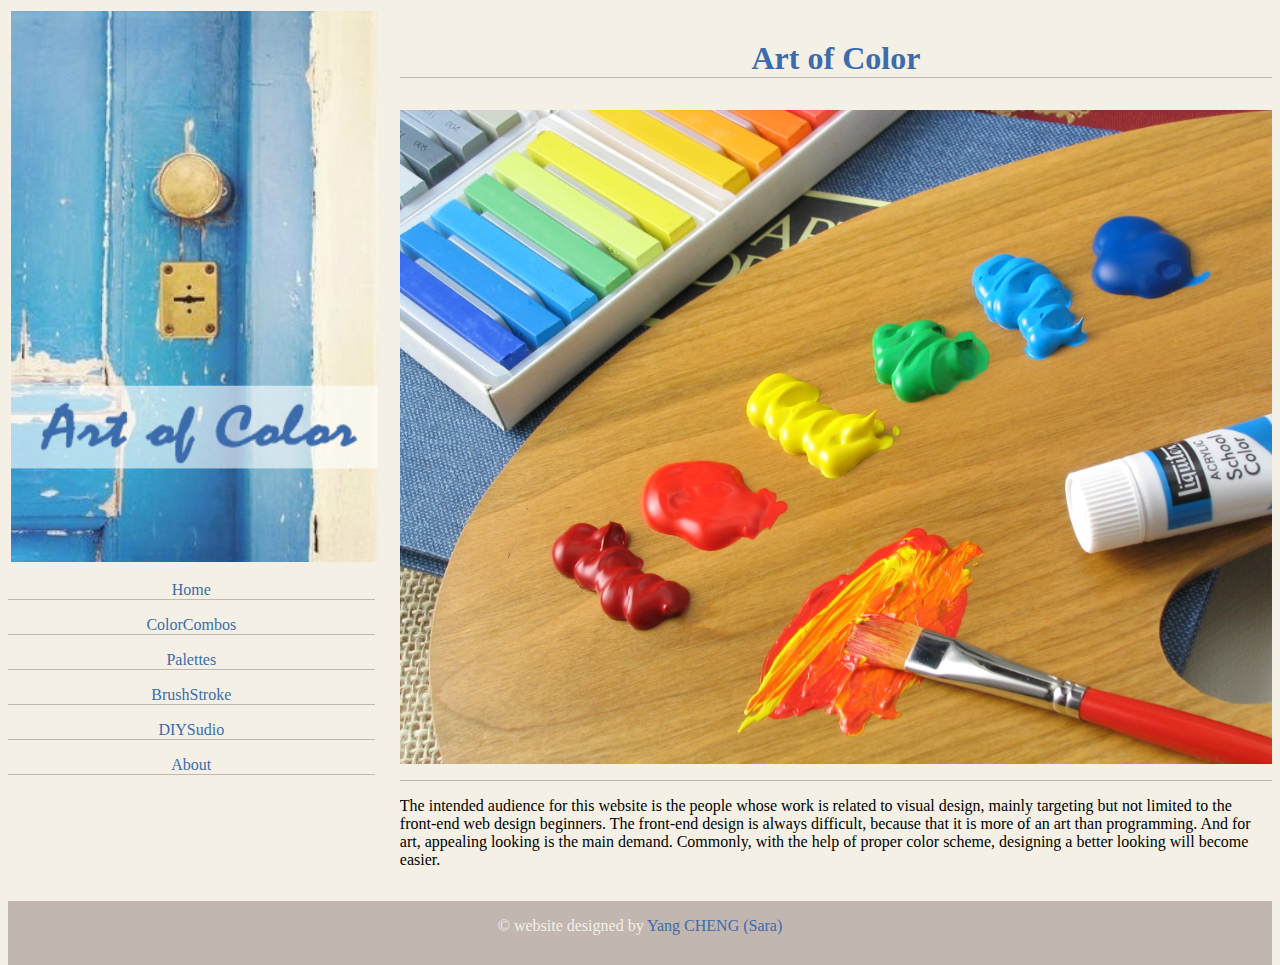
<file: index.html>
<!DOCTYPE HTML PUBLIC "-//W3C//DTD HTML 4.01 Transitional//EN"
"http://www.w3.org/TR/html4/loose.dtd">
<html xmlns="http://www.w3.org/1999/xhtml">
	<head>
		<meta http-equiv="Content-Type" content="text/html; charset=utf-8" />
		<meta name="viewport" content="width=device-width, initial-scale=1" />
		<title>Art of Color</title>
		<link rel="stylesheet" href="css/master.css">
	</head>
	<body>
		<div id="main">
		<header>
			<div id="bar">
				<img id="logo"src="logo.jpg" alt="logo">
					<img id="logo_small" src="logo_small.jpg" alt="logo_small">
				<nav>
					<ul>
						<li>
							<a class="navLink" href="#">Home</a>
						</li>
						<li>
							<a class="navLink" href="combos.html">ColorCombos</a>
						</li>
						<li>
							<a class="navLink" href="palettes.html">Palettes</a>
						</li>
						<li>
							<a class="navLink" href="brush.html">BrushStroke</a>
						</li>
						<li>
							<a class="navLink" href="diy.html">DIYSudio</a>
						</li>
						<li>
							<a class="navLink" href="about.html">About</a>
						</li>
					</ul>
				</nav>
			</div>
		</header>
		<div id="content">
			<div class="pageTitle">
				<p>Art of Color</p>
			</div>
			<section>
				<img src="img/main.jpg" id="indexImg">
				<img src="img/main_small.jpg" id="indexImg_small">
				<p id="intro">The intended audience for this website is the people whose work is related to visual design, mainly targeting but not limited to the front-end web design beginners. The front-end design is always difficult, because that it is more of an art than programming. And for art, appealing looking is the main demand. Commonly, with the help of proper color scheme, designing a better looking will become easier.</p>
			</section>
		</div>
		</div>
		<footer>
			<div>
				<p>
					&copy; website designed by <a href="about.html">Yang CHENG (Sara)</a>
				</p>
			</div>
		</footer>
	</body>
</html>
</file>
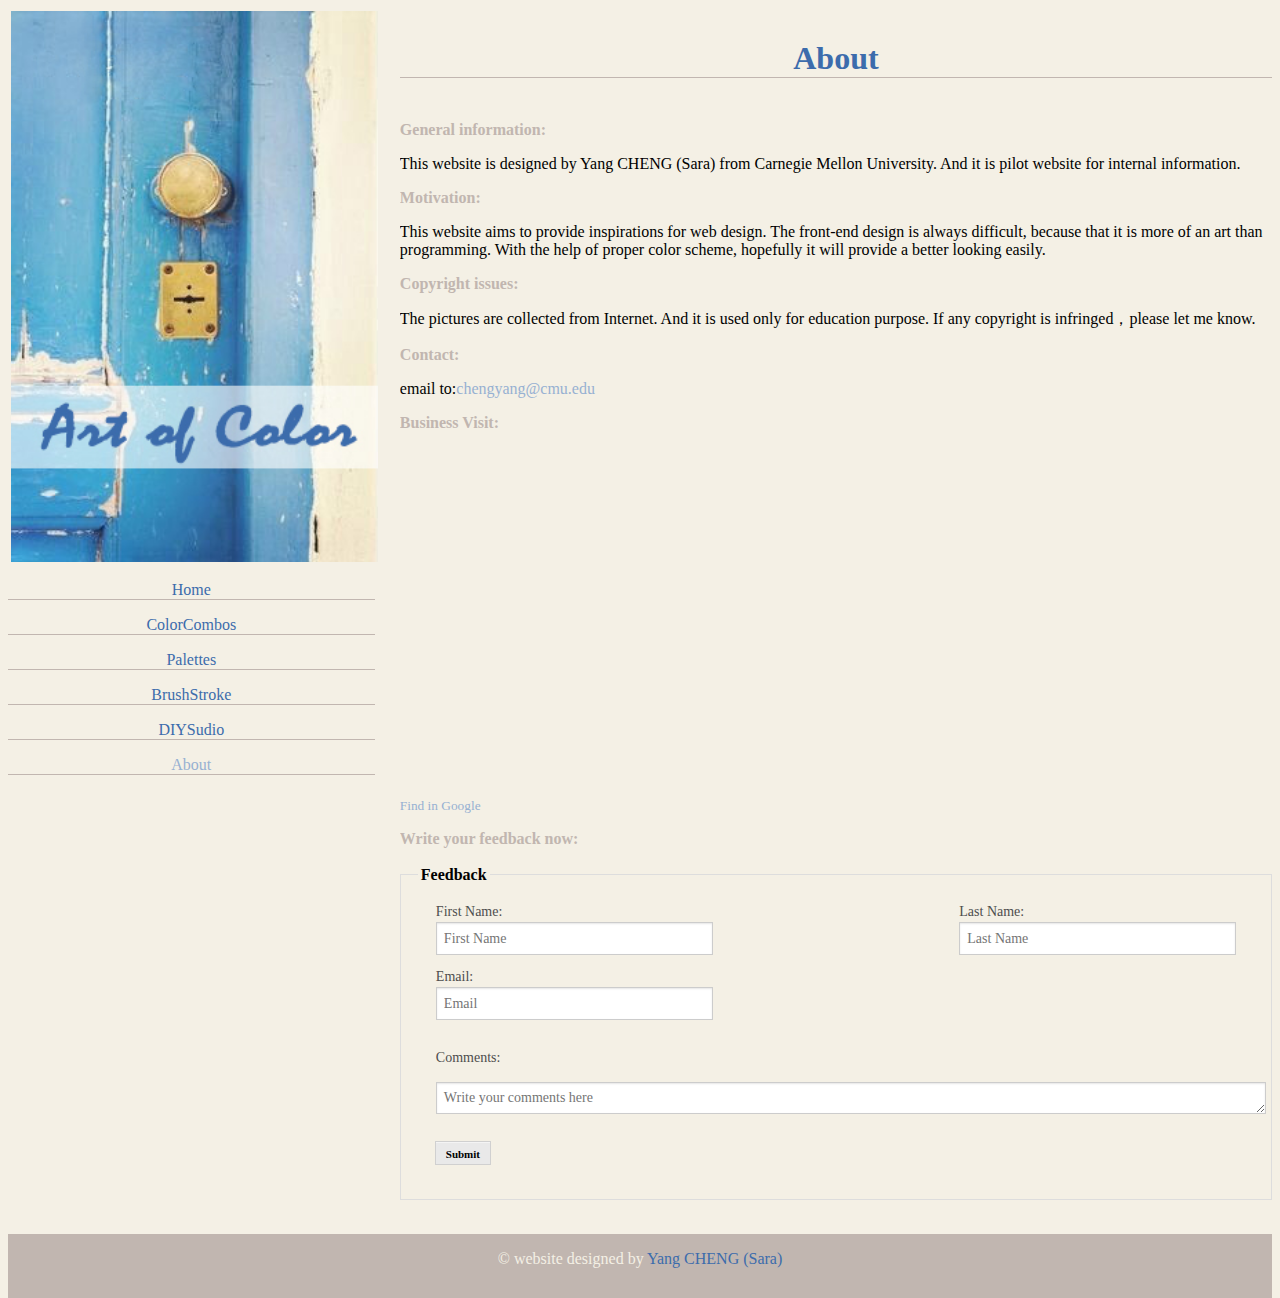
<file: about.html>
<!DOCTYPE HTML PUBLIC "-//W3C//DTD HTML 4.01 Transitional//EN"
"http://www.w3.org/TR/html4/loose.dtd">
<html xmlns="http://www.w3.org/1999/xhtml">
	<head>
		<meta http-equiv="Content-Type" content="text/html; charset=utf-8" />
		<meta name="viewport" content="width=device-width, initial-scale=1" />
		<title>About | Art of Color</title>
		<link rel="stylesheet" href="css/master.css"/>
		<link rel="stylesheet" href="css/about.css"/>
		<link rel="stylesheet" href="css/foundation.min.css"/>
		<script src="js/foundation.min.js"></script>
	</head>
	<body>
		<div id="main">
			<header>
				<div id="bar">
					<img id="logo"src="logo.jpg" alt="logo">
					<img id="logo_small" src="logo_small.jpg" alt="logo">
					<nav>
						<ul>
							<li>
								<a class="navLink" href="index.html">Home</a>
							</li>
							<li>
								<a class="navLink" href="combos.html">ColorCombos</a>
							</li>
							<li>
								<a class="navLink" href="palettes.html">Palettes</a>
							</li>
							<li>
								<a class="navLink" href="brush.html">BrushStroke</a>
							</li>
							<li>
								<a class="navLink" href="diy.html">DIYSudio</a>
							</li>
							<li>
								<a class="navLink" id="about" href="#">About</a>
							</li>
						</ul>
					</nav>
				</div>
			</header>
			<div id="content">
				<div class="pageTitle">
					<p>
						About
					</p>
				</div>
				<section>

					<article>
						<h1>General information:</h1>
						<p>
							This website is designed by Yang CHENG (Sara) from Carnegie Mellon University. And it is pilot website for internal information.
						</p>
						<h1>Motivation:</h1>
						<p>
							This website aims to provide inspirations for web design. The front-end design is always difficult, because that it is more of an art than programming. With the help of proper color scheme, hopefully it will provide a better looking easily.
						</p>
						<h1>Copyright issues:</h1>
						<p>
							The pictures are collected from Internet. And it is used only for education purpose. If any copyright is infringed，please let me know.
						</p>
						<h1> Contact: </h1>
						<p>
							email to:<a href="mailto:chengyang@cmu.edu">chengyang@cmu.edu</a>
						</p>
						<h1> Business Visit: </h1>
						<p>
							<!--This part is adapted from Google Map code-->
							<iframe frameborder="0" scrolling="no" marginheight="0" marginwidth="0" src="https://maps.google.com.au/maps?f=q&amp;source=s_q&amp;hl=zh-CN&amp;geocode=&amp;q=Carnegie+Mellon+University+-+Australia,+Victoria+Square,+Adelaide,+South+Australia&amp;aq=1&amp;oq=carnegie+&amp;sll=-34.985965,138.701955&amp;sspn=1.104894,2.304382&amp;ie=UTF8&amp;hq=Carnegie+Mellon+University+-&amp;hnear=Victoria+Square,+Adelaide+South+Australia&amp;t=m&amp;z=16&amp;iwloc=A&amp;output=embed"></iframe>
							<br />
							<small><a href="https://maps.google.com.au/maps?f=q&amp;source=embed&amp;hl=zh-CN&amp;geocode=&amp;q=Carnegie+Mellon+University+-+Australia,+Victoria+Square,+Adelaide,+South+Australia&amp;aq=1&amp;oq=carnegie+&amp;sll=-34.985965,138.701955&amp;sspn=1.104894,2.304382&amp;ie=UTF8&amp;hq=Carnegie+Mellon+University+-&amp;hnear=Victoria+Square,+Adelaide+South+Australia&amp;t=m&amp;z=16&amp;iwloc=A" >Find in Google</a></small>
						</p>
						<h1>Write your feedback now:</h1>
						<p>
							<!-- The form here uses Foundation framework:http://foundation.zurb.com/. Here I use the form of -->
							<form>
								<fieldset>
									<legend>
										Feedback
									</legend>
									<div class="row">
										<div class="large-4 columns">
											<label>First Name:</label>
											<input type="text" placeholder="First Name">
										</div>
										<div class="large-4 columns">
											<label>Last Name:</label>
											<input type="text" placeholder="Last Name">
										</div>
									</div>
									<div class="row">
										<div class="large-4 columns">
											<label>Email:</label>
											<input type="email" placeholder="Email">
										</div>
									</div>
									</p>
									<p>
									<div class="row">
										<div class="large-12 columns">
											<label>Comments:</label>
											<p><textarea placeholder="Write your comments here"></textarea></p>
										</div>
									</div>
									<div class="row-submit">
										<a href="#" id="submit-button" class="tiny button secondary" value="submit">Submit</a>
										</div>
								</fieldset>
							</form>
						</p>
					</article>
				</section>
			</div>
		</div>
		<footer>
			<div>
				<p>
					&copy; website designed by <a href="about.html">Yang CHENG (Sara)</a>
				</p>
			</div>
		</footer>
	</body>
</html>
</file>
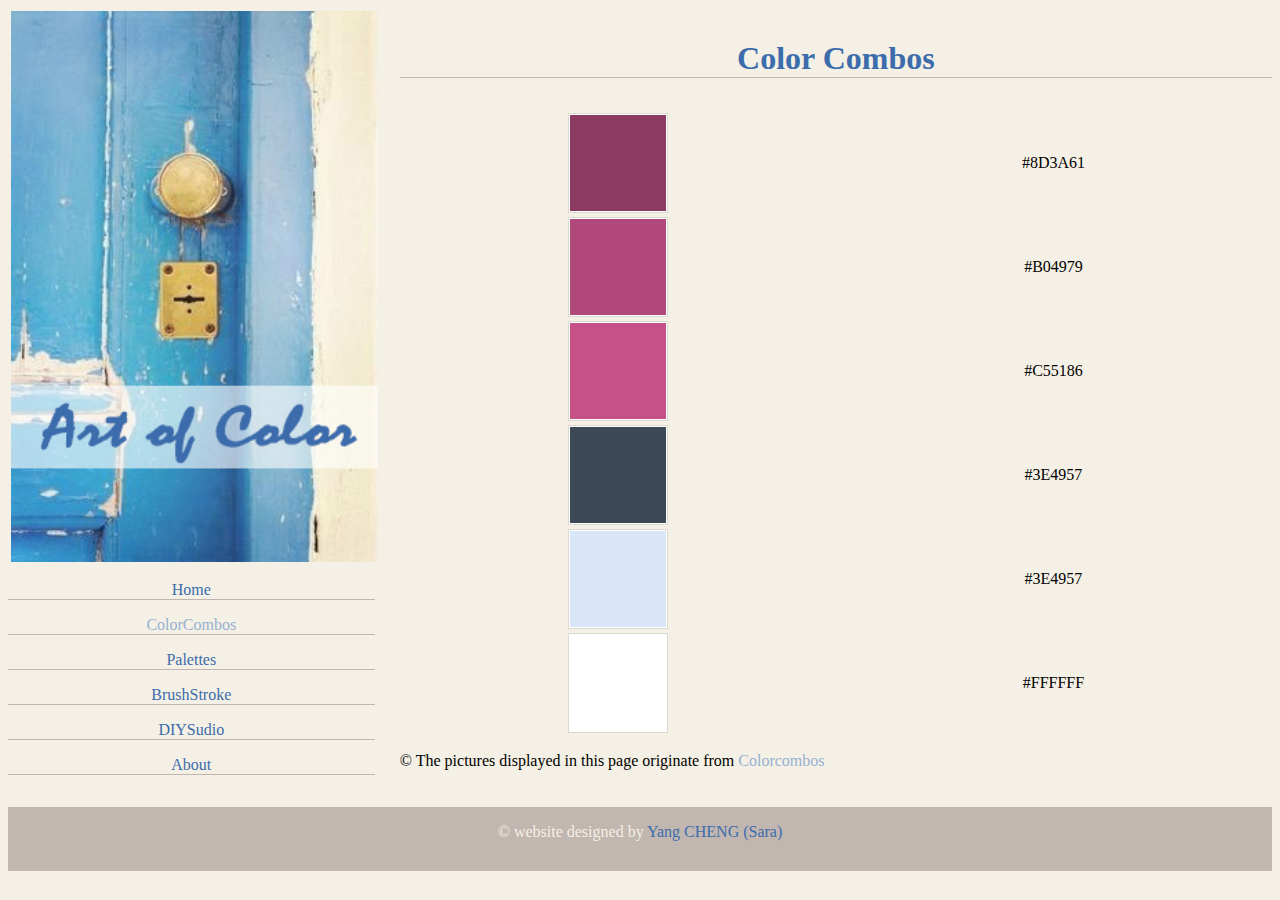
<file: combos.html>
<!DOCTYPE HTML PUBLIC "-//W3C//DTD HTML 4.01 Transitional//EN"
"http://www.w3.org/TR/html4/loose.dtd">
<html xmlns="http://www.w3.org/1999/xhtml">
	<head>
		<meta http-equiv="Content-Type" content="text/html; charset=utf-8" />
		<meta name="viewport" content="width=device-width, initial-scale=1" />
		<title>Color Combos | Art of Color</title>
		<link rel="stylesheet" href="css/combos.css">
		<link rel="stylesheet" href="css/master.css">
	</head>
	<body>
		<div id="main">
			<header>
				<div id="bar">
					<img id="logo"src="logo.jpg" alt="logo">
					<img id="logo_small" src="logo_small.jpg" alt="logo">
					<nav>
						<ul>
							<li>
								<a class="navLink" href="index.html">Home</a>
							</li>
							<li>
								<a class="navLink" id="combos" href="#">ColorCombos</a>
							</li>
							<li>
								<a class="navLink" href="palettes.html">Palettes</a>
							</li>
							<li>
								<a class="navLink" href="brush.html">BrushStroke</a>
							</li>
							<li>
								<a class="navLink" href="diy.html">DIYSudio</a>
							</li>
							<li>
								<a class="navLink" href="about.html">About</a>
							</li>
						</ul>
					</nav>
				</div>
			</header>
			<div id="content">
				<div class="pageTitle">
					<p>
						Color Combos
					</p>
				</div>
				<section>
					<table border="1">
						<tr>
							<td><img src="img/combos/c01-1.png"></td><td>#8D3A61 </td>

						</tr>
						<tr>
							<td><img src="img/combos/c01-2.png"></td>
							<td > #B04979 </td>
						</tr>
						<tr>
							<td><img  src="img/combos/c01-3.png"></td><td > #C55186 </td>
						</tr>
						<tr>
							<td><img  src="img/combos/c01-4.png"></td><td> #3E4957 </td>
						</tr>
						<tr>
							<td><img  src="img/combos/c01-5.png"></td>
							<td> #3E4957 </td>
						</tr>
						<tr>
							<td><img  src="img/combos/c01-6.png"></td>
							<td > #FFFFFF </td>

						</tr>
					</table>
				</section>
				<p>
					&copy; The pictures displayed in this page originate from <a href="http://www.colorcombos.com/">Colorcombos</a>
				</p>
			</div>
		</div>
		<footer>
			<div>
				<p>
					&copy; website designed by <a href="about.html">Yang CHENG (Sara)</a>
				</p>
			</div>
		</footer>
	</body>
</html>
</file>
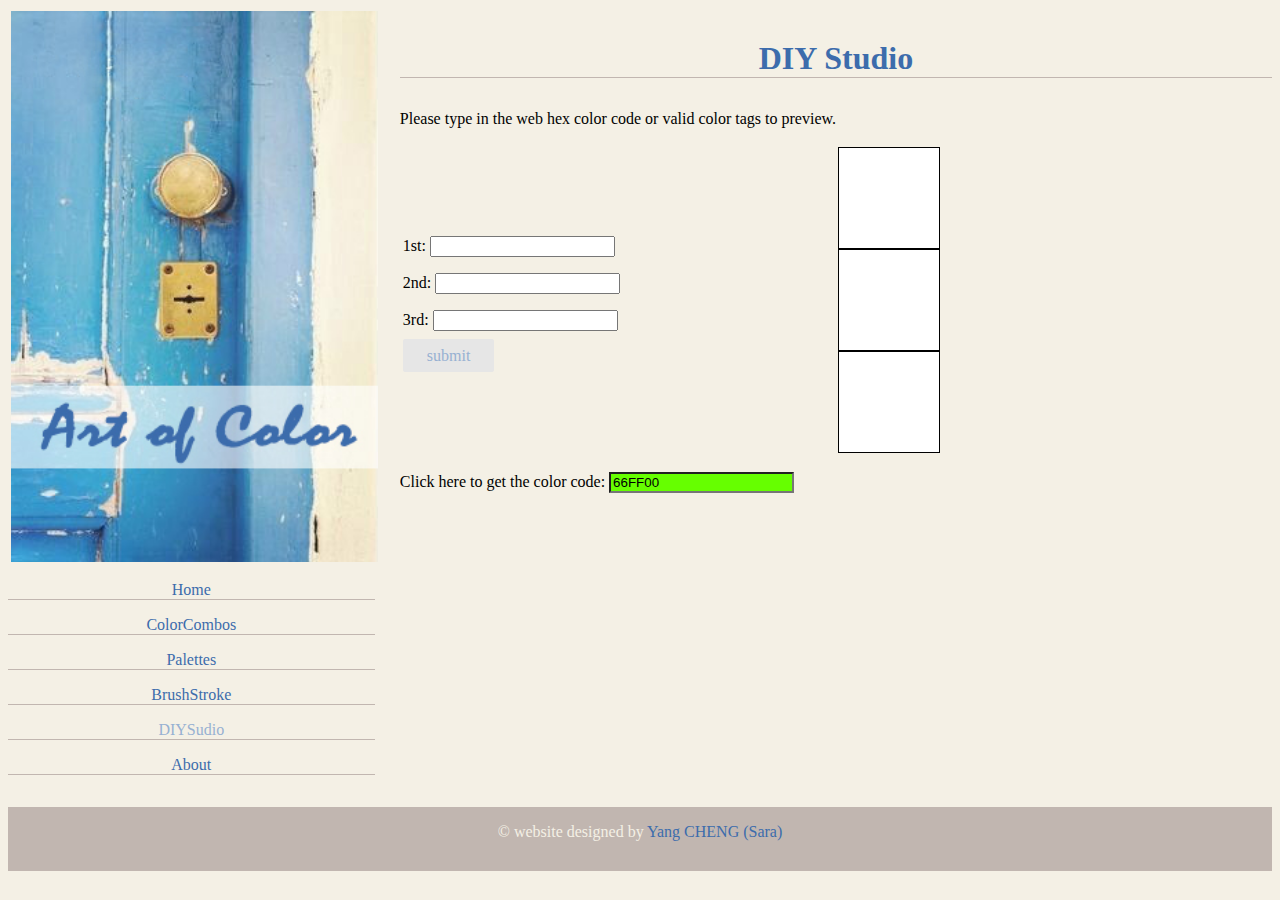
<file: diy.html>
<!DOCTYPE HTML PUBLIC "-//W3C//DTD HTML 4.01 Transitional//EN"
"http://www.w3.org/TR/html4/loose.dtd">
<html xmlns="http://www.w3.org/1999/xhtml">
	<head>
		<meta http-equiv="Content-Type" content="text/html; charset=utf-8" />
		<meta name="viewport" content="width=device-width, initial-scale=1" />
		<title>DIY Studio | Art of Color</title>
		<link rel="stylesheet" href="css/master.css">
		<link rel="stylesheet" href="css/diy.css">
		<link rel="stylesheet" href="css/buttons.css">
		<script type="application/javascript" src="js/jscolor.js"></script>
		<script type="application/javascript">
			function draw() {
				var s1 = document.getElementById("square1");
				var s2 = document.getElementById("square2");
				var s3 = document.getElementById("square3");
				var c1 = document.forms["myForm"]["c1"].value;
				var c2 = document.forms["myForm"]["c2"].value;
				var c3 = document.forms["myForm"]["c3"].value;
				if (c1 != null) {
					s1.style.background = c1;
				}
				if (c2 != null) {
					s2.style.background = c2;
				}
				if (c3 != null) {
					s3.style.background = c3;
				}
			}

		</script>
	</head>
	<body >
		<div id="main">
			<header>
				<div id="bar">
					<img id="logo"src="logo.jpg" alt="logo">
					<img id="logo_small" src="logo_small.jpg" alt="logo">
					<nav>
						<ul>
							<li>
								<a class="navLink" href="index.html">Home</a>
							</li>
							<li>
								<a class="navLink" href="combos.html">ColorCombos</a>
							</li>
							<li>
								<a class="navLink" href="palettes.html">Palettes</a>
							</li>
							<li>
								<a class="navLink" href="brush.html">BrushStroke</a>
							</li>
							<li>
								<a class="navLink" id="diy" href="#">DIYSudio</a>
							</li>
							<li>
								<a class="navLink" href="about.html">About</a>
							</li>
						</ul>
					</nav>
				</div>
			</header>
			<div id="content">
				<div class="pageTitle">
					<p>
						DIY Studio
					</p>
				</div>
				<div class="instruction">
					<p>
						Please type in the web hex color code or valid color tags to preview.
					</p>
				</div>
				<section>
					<table>
						<tr>
							<td>
							<form id="myForm" action="#">
								<p>
									1st:
									<input type="text" id="c1">
								</p>
								<p>
									2nd:
									<input type="text" id="c2">
								</p>
								<p>
									3rd:
									<input type="text" id="c3">
								</p>
								<p>
									<!--The button here uses Pure:http://purecss.io/. The button used here targets to have a better looking which is more closed to the style of this website than the default one. As a website related to art, a more flat and graphical button is prefered. -->
									<a class="pure-button" href="#" onclick="draw()">submit</a>
								</p>
							</form></td>
							<td><div id="square1" class="square" ></div><div id="square2" class="square"></div><div id="square3" class="square"></div></td>
						</tr>
					</table>
					<!--Here uses JSColor:http://jscolor.com/. The use of JSColor helps to achieve the function of helping the users pick the color code. -->
					<p>
						 Click here to get the color code:
<input class="color" value="66ff00" autocomplete="off" style="background-image: none; background-color: rgb(61, 126, 212); color: rgb(255, 255, 255);">
					</p>
				</section>
			</div>
		</div>
		<footer>
			<div>
				<p>
					&copy; website designed by <a href="about.html">Yang CHENG (Sara)</a>
				</p>
			</div>
		</footer>
	</body>
</html>
</file>
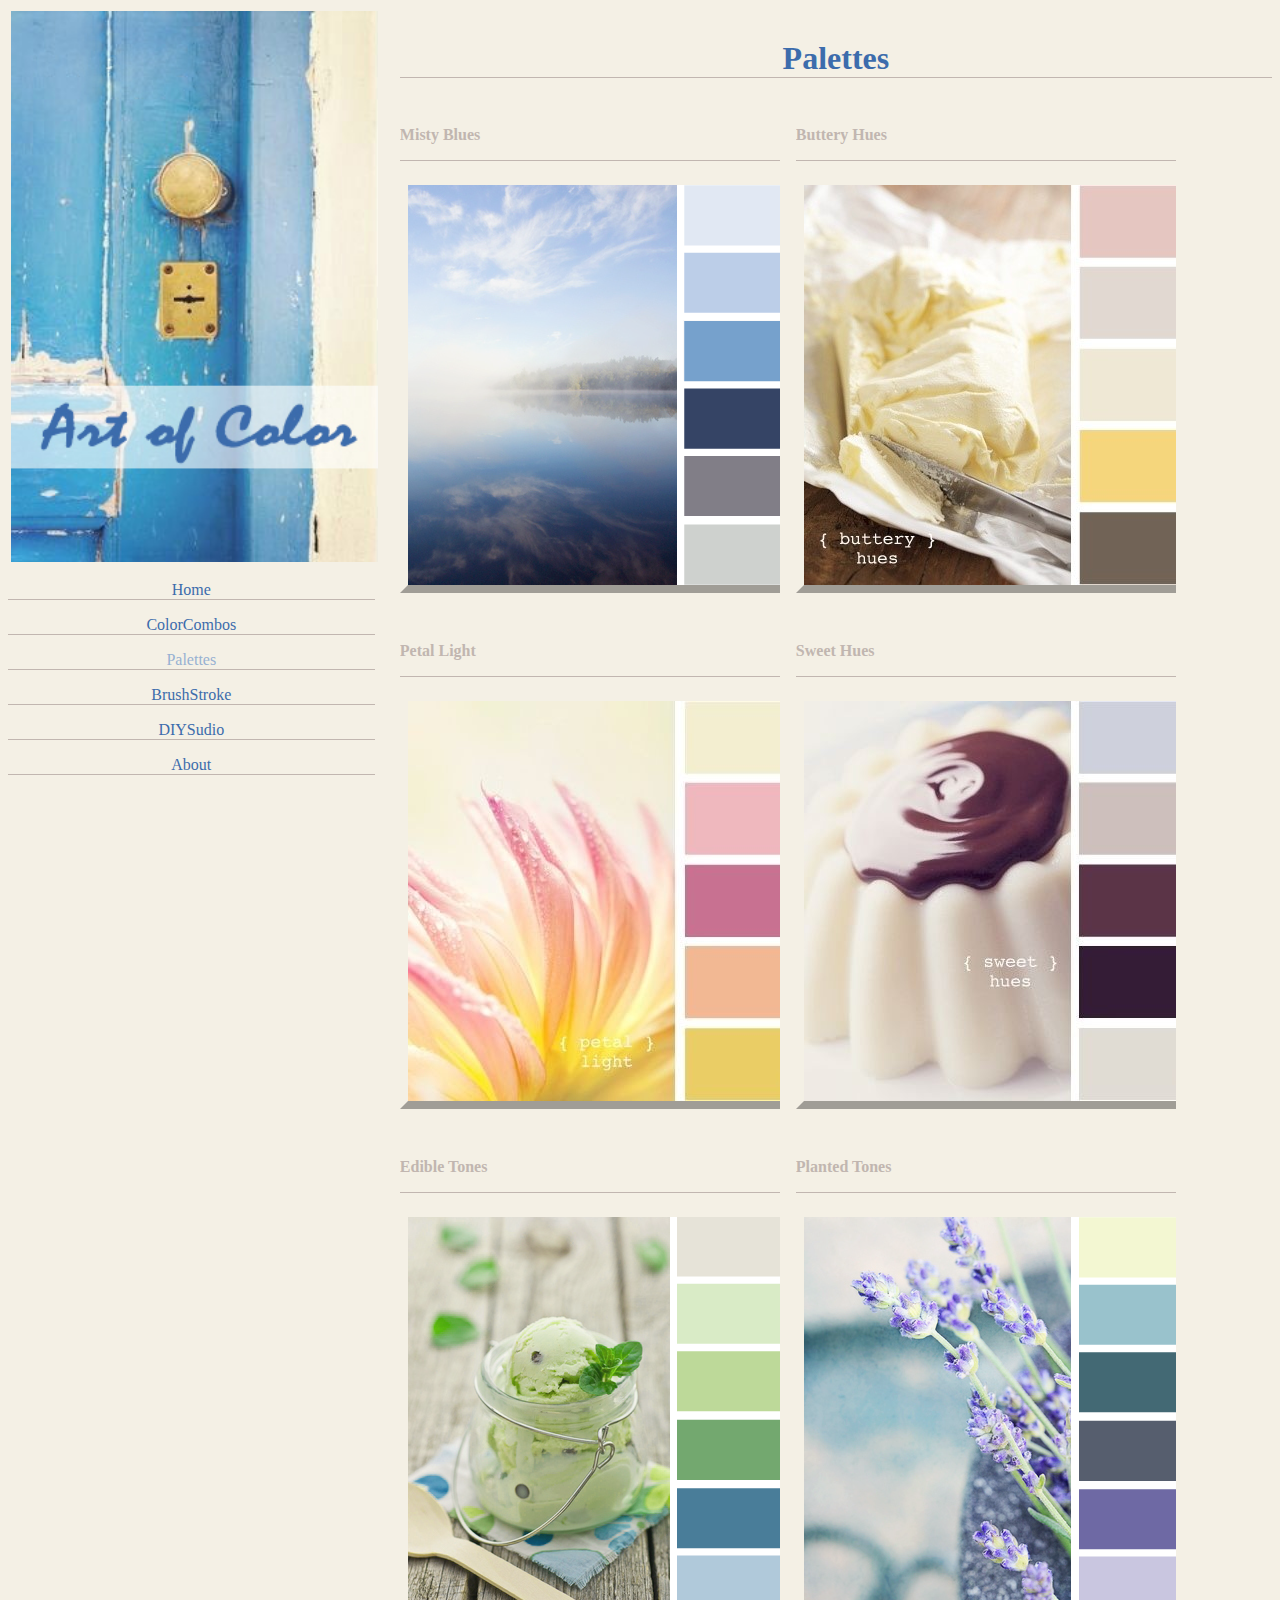
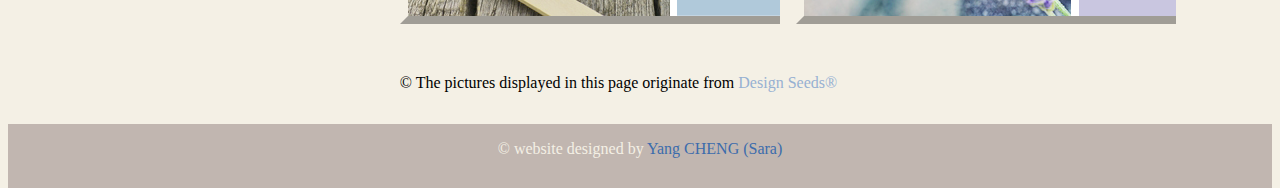
<file: palettes.html>
<!DOCTYPE HTML PUBLIC "-//W3C//DTD HTML 4.01 Transitional//EN"
"http://www.w3.org/TR/html4/loose.dtd">
<html xmlns="http://www.w3.org/1999/xhtml">
	<head>
		<meta http-equiv="Content-Type" content="text/html; charset=utf-8" />
		<meta name="viewport" content="width=device-width, initial-scale=1" />
		<title>Palettes | Art of Color</title>
		<link rel="stylesheet" href="css/master.css">
		<link rel="stylesheet" href="css/palettes.css">
		<script src="js/bootstrap.js"></script>
	</head>
	<body>
		<div id="main">
			<header>
				<div id="bar">
					<img id="logo"src="logo.jpg" alt="logo">
					<img id="logo_small" src="logo_small.jpg" alt="logo">
					<nav>
						<ul>
							<li>
								<a class="navLink" href="index.html">Home</a>
							</li>
							<li>
								<a class="navLink" href="combos.html">ColorCombos</a>
							</li>
							<li>
								<a class="navLink" id="palettes" href="palettes.html">Palettes</a>
							</li>
							<li>
								<a class="navLink" href="brush.html">BrushStroke</a>
							</li>
							<li>
								<a class="navLink" href="diy.html">DIYSudio</a>
							</li>
							<li>
								<a class="navLink" href="about.html">About</a>
							</li>
						</ul>
					</nav>
				</div>
			</header>
			<div id="content">
				<div class="pageTitle">
					<p>
						Palettes
					</p>
				</div>
				<section>
					<!-- The panel here uses Bootstrap: http://getbootstrap.com. This panel integrated the contents better in blocks and defines some of the display features.-->
					<div class="panel panel-default">
						<div class="panel-heading">
							<h3 class="panel-title">Misty Blues</h3>
						</div>
						<div class="panel-body">
							<img class="panel-img"src="img/palettes/102.png" alt="Misty Blues">
						</div>
					</div>
					<div class="panel panel-default">
						<div class="panel-heading">
							<h3 class="panel-title">Buttery Hues</h3>
						</div>
						<div class="panel-body">
							<img class="panel-img"src="img/palettes/030.jpg" alt="Buttery Hues">
						</div>
					</div>
					<div class="panel panel-default">
						<div class="panel-heading">
							<h3 class="panel-title">Petal Light</h3>
						</div>
						<div class="panel-body">
							<img class="panel-img"src="img/palettes/044.jpg" alt="Petal Light">
						</div>
					</div>
					<div class="panel panel-default">
						<div class="panel-heading">
							<h3 class="panel-title">Sweet Hues</h3>
						</div>
						<div class="panel-body">
							<img class="panel-img"src="img/palettes/020.jpg" alt="Sweet Hues">
						</div>
					</div>
					<div class="panel panel-default">
						<div class="panel-heading">
							<h3 class="panel-title">Edible Tones</h3>
						</div>
						<div class="panel-body">
							<img class="panel-img"src="img/palettes/101.png" alt="Edible Tones">
						</div>
					</div>
					<div class="panel panel-default">
						<div class="panel-heading">
							<h3 class="panel-title">Planted Tones</h3>
						</div>
						<div class="panel-body">
							<img class="panel-img"src="img/palettes/103.png" alt="Planted Tones">
						</div>
					</div>
				</section>
				<p>
					&copy; The pictures displayed in this page originate from <a href="http://design-seeds.com">Design Seeds®</a>
				</p>
			</div>
		</div>
		<footer>
			<div>
				<p>
					&copy; website designed by <a href="about.html">Yang CHENG (Sara)</a>
				</p>
			</div>
		</footer>

	</body>
</html>
</file>
<file: css/master.css>
body {
	background-color: #F4F0E5;
}

#main{
	width:100%;
	float:left;
	position:relative;
}

header {
	float:left;
	width: 29%;
}
#bar{
	position:relative;
	width:100%;
	margin:auto;
}

#bar img{
	position:relative;
	width:100%;
	border-color:#F4F0E5;
	border-style:solid;
}

#logo_small{
	display:none;
}

nav {
	position:relative;
	width: 100%;
}

.navLink {
	position:relative;
	font-family:"Arial Black";
	font-size: 1em;
	color:#3C6CAC;
	text-decoration: none;
	
	-moz-transition-property:color, font-size;
	-moz-transition-duration:500ms;
	-moz-transition-delay:0ms;
	-moz-transition-timing-function:ease-in-out;
	
	-webkit-transition-property:color, font-size;
	-webkit-transition-duration:500ms;
	-webkit-transition-delay:0ms;
	-webkit-transition-timing-function:ease-in-out;
	
	transition-property:color, font-size;
	transition-duration:500ms;
	transition-delay:0ms;
	transition-timing-function:ease-in-out;
}

.navLink:hover {
	color:#97B1D2;
	font-size: 1.5em;
	
}

ul{
	position:relative;
	width:100%;
	padding-left:0px;
}

li{
	display:block;
	text-align:center;
	border-bottom-style: solid;
	border-bottom-width: thin;
	border-bottom-color: #C1B6B0;
	margin-bottom:1em;
	overflow:hidden;
}

#content{
	float:right;
	width:69%;
	padding-left:0;
}

#content p a{
	text-decoration:none;
	color:#97B1D2;
}

#content p a:hover{
	color:#3C6CAC;
}

.pageTitle{
	position:relative;
	width:100%;
	text-align:center;
	margin-bottom: 20px;
}
.pageTitle p{
	width:100%;
	font-family:"Comic Sans MS";
	font-size: 2em;
	color:#3C6CAC;
	font-weight:bold;
	border-bottom-color:#C1B6B0;
	border-bottom-style: solid;
	border-bottom-width: thin;
}

section{
	background-color:#F4F0E5;
	position:relative;
	overflow:hidden;
	margin:auto;
}

#intro{
	margin-top:1em;
	border-top-color:#C1B6B0;
	border-top-style: solid;
	border-top-width: thin;
	padding-top:1em;
	width:100%;
	text-align:left;
	font-size: 1em;
}

footer{
	width:100%;
	background-color:#C1B6B0;
	height: 3em;;
	float:left;
	padding-top:1em;
	margin-top:1em;
}
footer div{
	width:100%;
	text-align:center;
}
footer div p{
	position:relative;
	width:50%;
	margin:auto;
	color:#F4F0E5;
	font-size:1em;
}

footer div p a{
	text-decoration:none;
	color:#3C6CAC;
}

footer div p a:hover{
	color:#97B1D2;
}

#indexImg{
	width:100%;
}

#indexImg_small{
	display:none;
	width:100%;
}

@media(max-width:1024px){
	header{
		width:25%;
	}
	footer div p{
		width:80%;
	}
}
@media(max-width:480px){
	header{
		width:100%;
		float:left;
	}
	
	#logo_small{
	display:block;
	}
	
	#logo{
		display:none;
	}
	
	#content{
		width:100%;
		float:left;
	}
	
	#indexImg{
		display:none;
	}
	
	#indexImg_small{
		display:block;
	}
	
	footer div p{
		width:100%;
	}
}
</file>
<file: css/about.css>
#about{
	color:#97B1D2;
}

#submit-button{
	color:black;
	margin-left:1.3em;
	margin-top:1em;
}


iframe{
	width: 70%;
	height:350px;
}

article p small a{
	color:#C1B6B0;
}

article p{
	font-size:1em;
	color:black;
	text-align:left;
}

article h1{
	font-size:1em;
	font-weight: bold;
	color:#C1B6B0;
}

article p a{
	color:black;
}

article p a:hover{
	color:#3C6CAC;
}

@media(max-width:768px){
	iframe{
		width:80%;
	}
}

@media(max-width:480px){
	iframe{
		width:90%;
	}
}
</file>
<file: css/combos.css>
#combos{
	color:#97B1D2;;
}

table{
	border:0px;
	width: 100%
}

td{
	border:0px;
	width:48%;
	overflow:hidden;
	text-align:center;
}

tr{
	border-bottom-style:solid;
	border-bottom-width:1px;
	margin-bottom:5px;
	overflow:hidden;
}
</file>
<file: css/diy.css>
#diy{
	color:#97B1D2;;
}
table{
	border:1px;
	width: 100%
}

td{
	width:48%;
}

.square{
	border:1px solid #000000;
	width:100px;
	height:100px;
	background:white;
}
</file>
<file: css/buttons.css>
/*csslint unqualified-attributes:false, outline-none:false*/

.pure-button {
    font-size: 100%;
    *font-size: 90%; /*IE 6/7 - To reduce IE's oversized button text*/
    *overflow: visible; /*IE 6/7 - Because of IE's overly large left/right padding on buttons */
    padding: 0.5em 1.5em 0.5em;
    color: #444; /* rgba not supported (IE 8) */
    color: rgba(0, 0, 0, 0.80); /* rgba supported */
    *color: #444; /* IE 6 & 7 */
    border: 1px solid #999;  /*IE 6/7/8*/
    border: none rgba(0, 0, 0, 0);  /*IE9 + everything else*/
    background-color: #E6E6E6;
    text-decoration: none;
    border-radius: 2px;
    /* Transitions */
    -webkit-transition: 0.1s linear -webkit-box-shadow;
    -moz-transition: 0.1s linear -moz-box-shadow;
    -ms-transition: 0.1s linear box-shadow;
    -o-transition: 0.1s linear box-shadow;
    transition: 0.1s linear box-shadow;
}

.pure-button-hover,
.pure-button:hover,
.pure-button:focus {
    filter: progid:DXImageTransform.Microsoft.gradient(startColorstr='#00000000', endColorstr='#1a000000',GradientType=0);
    background-image: -webkit-gradient(linear, 0 0, 0 100%, from(transparent), color-stop(40%, rgba(0,0,0, 0.05)), to(rgba(0,0,0, 0.10)));
    background-image: -webkit-linear-gradient(transparent, rgba(0,0,0, 0.05) 40%, rgba(0,0,0, 0.10));
    background-image: -moz-linear-gradient(top, rgba(0,0,0, 0.05) 0%, rgba(0,0,0, 0.10));
    background-image: -o-linear-gradient(transparent, rgba(0,0,0, 0.05) 40%, rgba(0,0,0, 0.10));
    background-image: linear-gradient(transparent, rgba(0,0,0, 0.05) 40%, rgba(0,0,0, 0.10));
}
.pure-button:focus {
    outline: 0;
}
.pure-button-active,
.pure-button:active {
    box-shadow: 0 0 0 1px rgba(0,0,0, 0.15) inset, 0 0 6px rgba(0,0,0, 0.20) inset;
}

.pure-button[disabled],
.pure-button-disabled,
.pure-button-disabled:hover,
.pure-button-disabled:focus,
.pure-button-disabled:active {
    border: none;
    background-image: none;
    filter: progid:DXImageTransform.Microsoft.gradient(enabled = false);
    filter: alpha(opacity=40);
    -khtml-opacity: 0.40;
    -moz-opacity: 0.40;
    opacity: 0.40;
    cursor: not-allowed;
    box-shadow: none;
}

.pure-button-hidden {
    display: none;
}

/* Firefox: Get rid of the inner focus border */
.pure-button::-moz-focus-inner{
    padding: 0;
    border: 0;
}

.pure-button-primary,
.pure-button-selected,
a.pure-button-primary,
a.pure-button-selected {
    background-color: rgb(0, 120, 231);
    color: #fff;
}
</file>
<file: css/palettes.css>
#palettes{
	color:#97B1D2;
}

.panel-default{
	float:left;
	width:380px;
	height:500px;
	margin:auto;
	overflow:hidden;
	display:inline;
	margin-bottom: 1em;
	margin-right:1em;
	padding-left:0;
}

.panel-heading{
	border-bottom-color:#C1B6B0;
	border-bottom-style:solid;
	border-bottom-width:thin;
}

.panel-title{
	
	font-family:"Comic Sans MS";
	font-size:1em;
	font-weight:bold;
	color:#C1B6B0;
}

.panel-img{
	margin-top:1em;
	position:relative;
	float:left;
	border-color:#F4F0E5;
	border-width:0.5em;
	border-style: outset;
	overflow:hidden;
}

@media(max-width:1220px){
	.panel-default{
		padding-left:30%;
	}
}

@media(max-width:1024px){
	.panel-default{
		padding-left:15%;
	}
}

@media(max-width:768px){
	.panel-default{
		padding-left:10%;
		width:240px;
		height:350px;
	}
	
	.panel-img{
		width:270px;
		height:280px;
	}
}

@media(max-width:320px){
	.panel-default{
		padding-left:0;
	}
}
</file>
